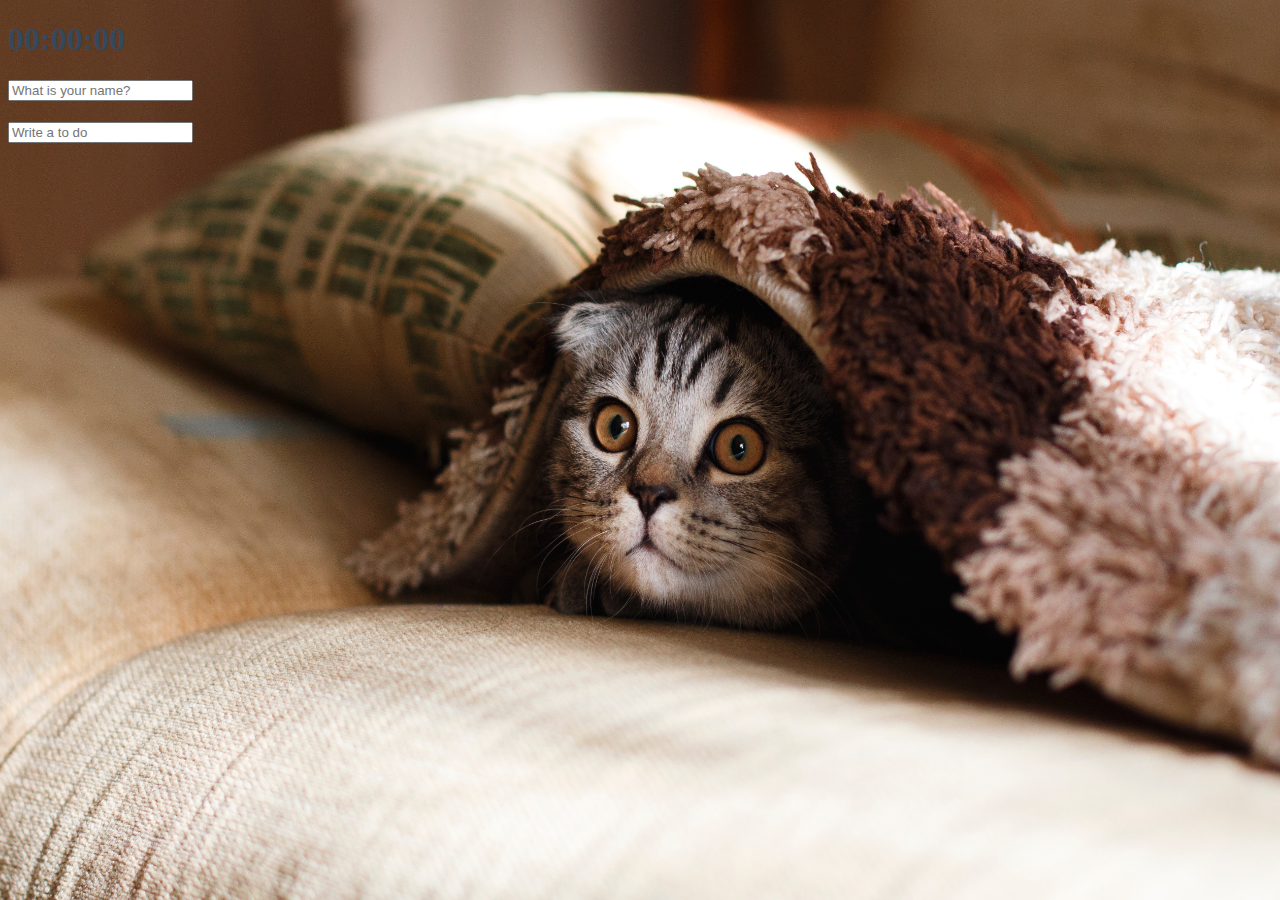
<file: Study Frontend/vanila js/index.html>
<!DOCTYPE html>
<html>
    <head>
        <title>Something</title>
        <meta charset="utf-8">
        <link rel="stylesheet" href="index.css">
    </head>
    <body>
        <div class="js-clock">
            <h1 class="js-title">00:00:00</h1>
        </div>

        <form class="js-form form">
            <input type="text" placeholder="What is your name?">
        </form>
        <h4 class="js-greetings greetings"></h4>
        <form class="js-toDoForm">
            <input type="text" placeholder="Write a to do">
        </form>
        <ul class="js-toDoList">
            
        </ul>

        <script src="clock.js"></script>
        <script src="greeting.js"></script>
        <script src="todo.js"></script>
        <script src="bg.js"></script>
    </body>
</html>
</file>
<file: Study Frontend/vanila js/index.css>
.form,
.greeings{
    display: none;
}

.showing {
    display: block;
}

body{
    color: #34495e;
    transition: color 0.5s ease-in-out;
}

@keyframes fadeIn {
    from {
        opacity: 0;
    }
    to{
        opacity: 1;
    }
}

.bgImage{
    position: absolute;
    top: 0;
    left: 0;
    width: 100%;
    height: 100%;
    z-index: -1;
    animation: fadeIn 0.5s linear;
}
</file>
